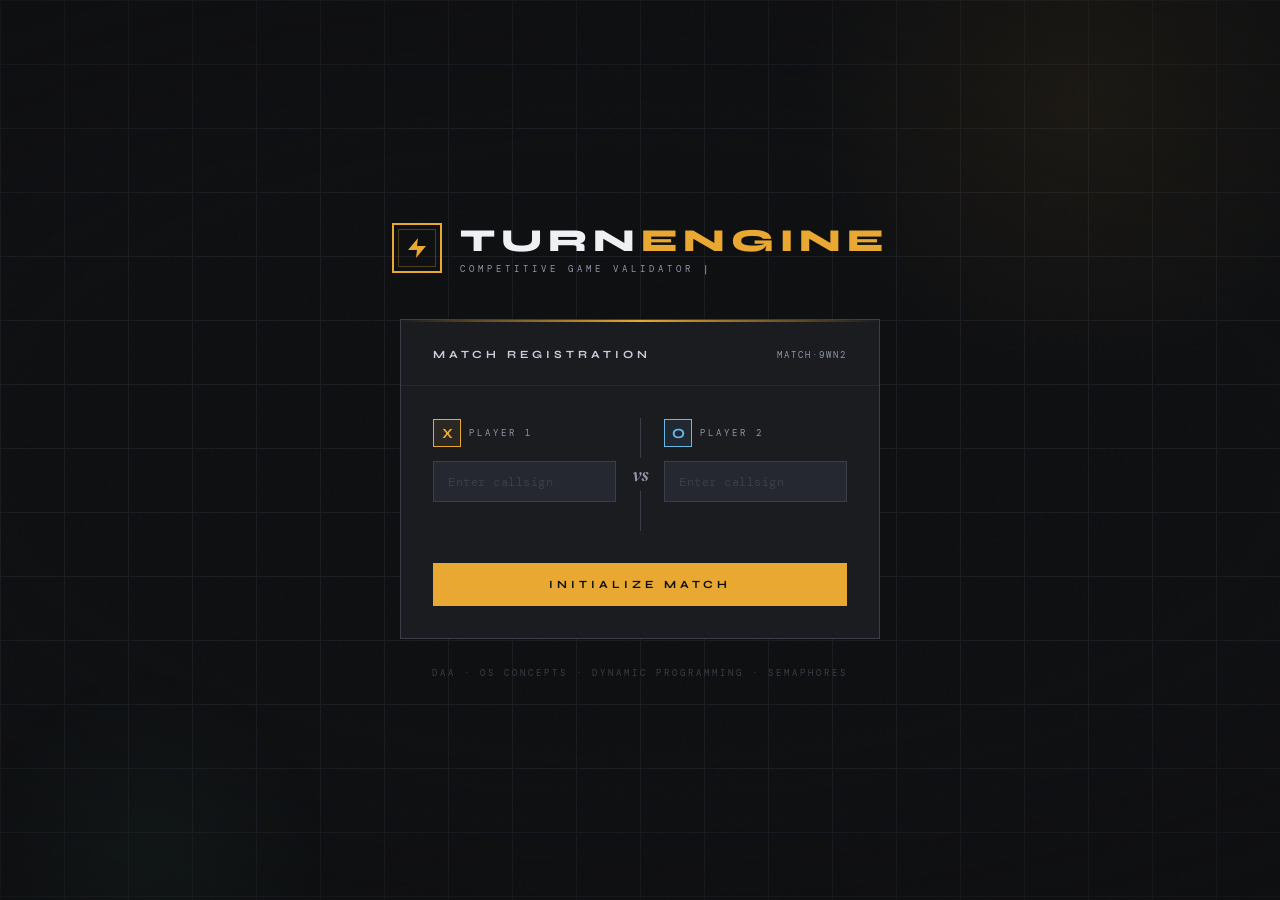
<file: TurnEngine/templates/login.html>
<!DOCTYPE html>
<html lang="en">
<head>
<meta charset="UTF-8"/>
<meta name="viewport" content="width=device-width,initial-scale=1.0"/>
<title>TurnEngine — Match Setup</title>
<link rel="preconnect" href="https://fonts.googleapis.com"/>
<link href="https://fonts.googleapis.com/css2?family=DM+Mono:wght@400;500&family=DM+Serif+Display:ital@0;1&family=Syne:wght@700;800&display=swap" rel="stylesheet"/>
<style>
:root{
  --ink:#0e0f11;
  --ink-2:#1a1c20;
  --ink-3:#252830;
  --ink-4:#3a3e48;
  --mist:#9096a8;
  --fog:#c8cdd8;
  --paper:#eef0f4;
  --amber:#e8a832;
  --amber-pale:#f5c96a;
  --amber-deep:#b07820;
  --ivory:#f0ead8;
  --green:#4caf82;
  --red:#e05252;
  --ff-display:'Syne',sans-serif;
  --ff-serif:'DM Serif Display',serif;
  --ff-mono:'DM Mono',monospace;
}
*{margin:0;padding:0;box-sizing:border-box}
html,body{height:100%;background:var(--ink);color:var(--fog);font-family:var(--ff-mono);overflow:hidden}

/* ── Background ── */
.bg{position:fixed;inset:0;z-index:0}
.bg-noise{position:absolute;inset:0;background-image:url("data:image/svg+xml,%3Csvg viewBox='0 0 256 256' xmlns='http://www.w3.org/2000/svg'%3E%3Cfilter id='n'%3E%3CfeTurbulence type='fractalNoise' baseFrequency='0.9' numOctaves='4' stitchTiles='stitch'/%3E%3C/filter%3E%3Crect width='100%25' height='100%25' filter='url(%23n)' opacity='0.04'/%3E%3C/svg%3E");opacity:.5}
.bg-lines{position:absolute;inset:0;background-image:linear-gradient(var(--ink-3) 1px,transparent 1px),linear-gradient(90deg,var(--ink-3) 1px,transparent 1px);background-size:64px 64px;opacity:.6}
.bg-vignette{position:absolute;inset:0;background:radial-gradient(ellipse 120% 80% at 50% 50%,transparent 40%,rgba(14,15,17,.9) 100%)}
.bg-accent{position:absolute;width:600px;height:600px;background:radial-gradient(circle,rgba(232,168,50,.06),transparent 65%);top:-200px;right:-100px;pointer-events:none}
.bg-accent2{position:absolute;width:400px;height:400px;background:radial-gradient(circle,rgba(76,175,130,.04),transparent 65%);bottom:-150px;left:-50px;pointer-events:none}

/* ── Page shell ── */
.page{position:relative;z-index:5;height:100vh;display:flex;flex-direction:column;align-items:center;justify-content:center;gap:0}

/* ── Logo block ── */
.logo-block{display:flex;align-items:center;gap:18px;margin-bottom:44px}
.logo-mark{width:50px;height:50px;border:2px solid var(--amber);display:flex;align-items:center;justify-content:center;position:relative}
.logo-mark::before{content:'';position:absolute;inset:4px;border:1px solid rgba(232,168,50,.3)}
.logo-mark svg{width:24px;height:24px;fill:var(--amber)}
.logo-text h1{font-family:var(--ff-display);font-size:32px;font-weight:800;letter-spacing:6px;text-transform:uppercase;color:var(--paper)}
.logo-text h1 span{color:var(--amber)}
.logo-text p{font-size:9px;letter-spacing:4px;color:var(--mist);margin-top:3px;text-transform:uppercase}

/* ── Card ── */
.card{width:480px;background:var(--ink-2);border:1px solid var(--ink-4);position:relative}
.card::before{content:'';position:absolute;top:0;left:0;right:0;height:2px;background:linear-gradient(90deg,transparent,var(--amber),transparent)}
.card-head{padding:28px 32px 24px;border-bottom:1px solid var(--ink-3);display:flex;align-items:center;justify-content:space-between}
.card-head-title{font-family:var(--ff-display);font-size:11px;font-weight:700;letter-spacing:4px;text-transform:uppercase;color:var(--fog)}
.match-id{font-size:9px;letter-spacing:2px;color:var(--mist);font-family:var(--ff-mono)}
.card-body{padding:28px 32px 32px;display:flex;flex-direction:column;gap:24px}

/* ── VS Row ── */
.vs-row{display:grid;grid-template-columns:1fr 48px 1fr;gap:0;align-items:center}
.player-col{display:flex;flex-direction:column;gap:10px}
.player-badge{display:flex;align-items:center;gap:8px;margin-bottom:4px}
.player-sym{width:28px;height:28px;display:flex;align-items:center;justify-content:center;font-family:var(--ff-display);font-weight:700;font-size:14px}
.sym-x{border:1px solid var(--amber);color:var(--amber);background:rgba(232,168,50,.08)}
.sym-o{border:1px solid #6ab8e8;color:#6ab8e8;background:rgba(106,184,232,.08)}
.player-label{font-size:9px;letter-spacing:3px;color:var(--mist);text-transform:uppercase}
.field-wrap{position:relative}
.field-input{width:100%;background:var(--ink-3);border:1px solid var(--ink-4);color:var(--paper);font-family:var(--ff-mono);font-size:13px;padding:11px 14px;outline:none;transition:border-color .2s,box-shadow .2s;letter-spacing:.5px}
.field-input::placeholder{color:var(--ink-4);font-size:12px}
.field-input:focus{border-color:var(--amber);box-shadow:0 0 0 3px rgba(232,168,50,.1)}
.field-input.err{border-color:var(--red);box-shadow:0 0 0 3px rgba(224,82,82,.1)}
.field-err{font-size:9px;color:var(--red);letter-spacing:1px;min-height:14px;margin-top:4px}
.vs-center{text-align:center}
.vs-label{font-family:var(--ff-serif);font-size:18px;font-style:italic;color:var(--mist)}
.vs-line{height:40px;width:1px;background:var(--ink-4);margin:4px auto}

/* ── Global error ── */
.global-err{background:rgba(224,82,82,.08);border:1px solid rgba(224,82,82,.3);padding:10px 14px;font-size:11px;color:var(--red);letter-spacing:.5px;text-align:center;display:none}

/* ── Submit ── */
.submit-btn{width:100%;background:var(--amber);border:none;color:var(--ink);font-family:var(--ff-display);font-size:11px;font-weight:700;letter-spacing:4px;text-transform:uppercase;padding:15px;cursor:pointer;transition:background .2s,transform .1s;position:relative;overflow:hidden;margin-top:4px}
.submit-btn::after{content:'';position:absolute;inset:0;background:#fff;opacity:0;transition:opacity .2s}
.submit-btn:hover{background:var(--amber-pale)}
.submit-btn:active{transform:scale(.99)}
.submit-btn:disabled{background:var(--ink-4);color:var(--mist);cursor:not-allowed}
.submit-row{display:flex;align-items:center;gap:12px}
.submit-btn{flex:1}
.submit-arrow{width:46px;height:46px;background:transparent;border:1px solid var(--ink-4);color:var(--mist);font-size:18px;cursor:pointer;display:flex;align-items:center;justify-content:center;transition:all .2s;flex-shrink:0}
.submit-arrow:hover{border-color:var(--amber);color:var(--amber)}

/* ── Footer ── */
.page-footer{margin-top:28px;font-size:9px;letter-spacing:3px;color:var(--ink-4);text-transform:uppercase}

/* ── Tick animation ── */
@keyframes tick{0%,100%{opacity:1}50%{opacity:.3}}
.tick{display:inline-block;color:var(--amber);animation:tick 2s ease infinite}
</style>
</head>
<body>
<div class="bg">
  <div class="bg-noise"></div>
  <div class="bg-lines"></div>
  <div class="bg-vignette"></div>
  <div class="bg-accent"></div>
  <div class="bg-accent2"></div>
</div>

<div class="page">

  <div class="logo-block">
    <div class="logo-mark">
      <svg viewBox="0 0 24 24"><path d="M13 2L3 14h9l-1 8 10-12h-9l1-8z"/></svg>
    </div>
    <div class="logo-text">
      <h1>TURN<span>ENGINE</span></h1>
      <p>Competitive Game Validator <span class="tick">|</span></p>
    </div>
  </div>

  <div class="card">
    <div class="card-head">
      <span class="card-head-title">Match Registration</span>
      <span class="match-id" id="matchId">MATCH·—</span>
    </div>
    <div class="card-body">

      <div class="vs-row">
        <!-- Player 1 -->
        <div class="player-col">
          <div class="player-badge">
            <div class="player-sym sym-x">X</div>
            <span class="player-label">Player 1</span>
          </div>
          <div class="field-wrap">
            <input type="text" class="field-input" id="p1Name" maxlength="16" placeholder="Enter callsign" autocomplete="off"/>
          </div>
          <span class="field-err" id="err1"></span>
        </div>

        <!-- VS -->
        <div class="vs-center">
          <div class="vs-line"></div>
          <span class="vs-label">vs</span>
          <div class="vs-line"></div>
        </div>

        <!-- Player 2 -->
        <div class="player-col">
          <div class="player-badge">
            <div class="player-sym sym-o">O</div>
            <span class="player-label">Player 2</span>
          </div>
          <div class="field-wrap">
            <input type="text" class="field-input" id="p2Name" maxlength="16" placeholder="Enter callsign" autocomplete="off"/>
          </div>
          <span class="field-err" id="err2"></span>
        </div>
      </div>

      <div class="global-err" id="globalErr"></div>

      <div class="submit-row">
        <button class="submit-btn" id="submitBtn" type="button">Initialize Match</button>
      </div>

    </div>
  </div>

  <div class="page-footer">DAA · OS Concepts · Dynamic Programming · Semaphores</div>
</div>

<script>
// Generate match ID
document.getElementById('matchId').textContent =
  'MATCH·' + Math.random().toString(36).slice(2,6).toUpperCase();

const p1 = document.getElementById('p1Name');
const p2 = document.getElementById('p2Name');
const err1 = document.getElementById('err1');
const err2 = document.getElementById('err2');
const globalErr = document.getElementById('globalErr');
const btn = document.getElementById('submitBtn');

function clearErrors(){
  err1.textContent=''; err2.textContent='';
  globalErr.textContent=''; globalErr.style.display='none';
  p1.classList.remove('err'); p2.classList.remove('err');
}

btn.addEventListener('click',()=>{
  clearErrors();
  const v1=p1.value.trim(), v2=p2.value.trim();
  let ok=true;
  if(!v1){err1.textContent='Callsign required';p1.classList.add('err');ok=false;}
  if(!v2){err2.textContent='Callsign required';p2.classList.add('err');ok=false;}
  if(v1&&v2&&v1.toLowerCase()===v2.toLowerCase()){
    err2.textContent='Must differ from Player 1';p2.classList.add('err');ok=false;
  }
  if(!ok)return;
  btn.disabled=true; btn.textContent='Initializing…';
  sessionStorage.setItem('p1Name',v1);
  sessionStorage.setItem('p2Name',v2);
  setTimeout(()=>window.location.href='index.html',900);
});

[p1,p2].forEach(el=>el.addEventListener('keydown',e=>{if(e.key==='Enter')btn.click();}));
</script>
</body>
</html>
</file>
